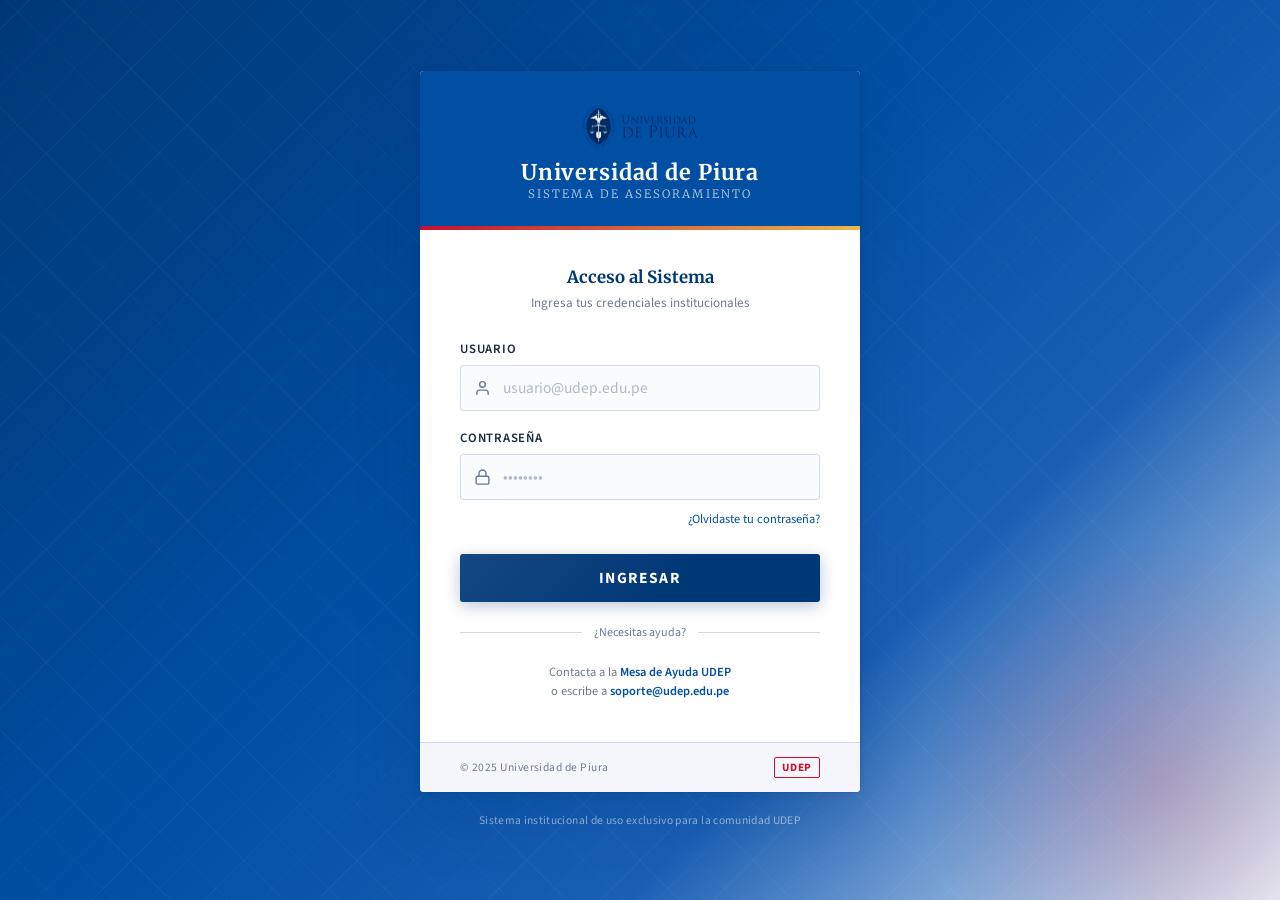
<file: index.html>
<!DOCTYPE html>
<html lang="en">
<head>
    <meta charset="UTF-8">
    <meta name="viewport" content="width=device-width, initial-scale=1.0">
    <title>Asesoramiento</title>
    <link href="https://fonts.googleapis.com/css2?family=Merriweather:wght@300;400;700&family=Source+Sans+3:wght@300;400;600;700&display=swap" rel="stylesheet">
    <link rel="stylesheet" href="styles.css">
</head>
<body>

    
    <div class="bg-pattern"></div>

    <div class="card">

        <!-- Cabecera con logo UDEP -->
        <div class="card-header">
            <div class="logo-wrap">
                <img src="udeplogo.png" alt="Logo UDEP" class="logo">

                <div class="logo-text">
                    Universidad de Piura
                    <span>Sistema de Asesoramiento</span>
                </div>
            </div>
        </div>

        <!-- Cuerpo -->
        <div class="card-body">
            <p class="section-title">Acceso al Sistema</p>
            <p class="section-subtitle">Ingresa tus credenciales institucionales</p>

            <form onsubmit="return false;">

                <div class="field">
                    <label for="name">Usuario</label>
                    <div class="input-wrap">
                        <input type="text" id="name" placeholder="usuario@udep.edu.pe" autocomplete="username" required>
                        <svg width="17" height="17" viewBox="0 0 24 24" fill="none" stroke="currentColor" stroke-width="2" stroke-linecap="round" stroke-linejoin="round">
                            <path d="M20 21v-2a4 4 0 0 0-4-4H8a4 4 0 0 0-4 4v2"/>
                            <circle cx="12" cy="7" r="4"/>
                        </svg>
                    </div>
                </div>

                <div class="field">
                    <label for="password">Contraseña</label>
                    <div class="input-wrap">
                        <input type="password" id="password" placeholder="••••••••" autocomplete="current-password" required>
                        <svg width="17" height="17" viewBox="0 0 24 24" fill="none" stroke="currentColor" stroke-width="2" stroke-linecap="round" stroke-linejoin="round">
                            <rect x="3" y="11" width="18" height="11" rx="2" ry="2"/>
                            <path d="M7 11V7a5 5 0 0 1 10 0v4"/>
                        </svg>
                    </div>
                </div>

                <a href="#" class="forgot">¿Olvidaste tu contraseña?</a>

                <button type="submit" class="btn-login">Ingresar</button>

            </form>

            <div class="divider"><span>¿Necesitas ayuda?</span></div>

            <p class="help-text">
                Contacta a la <a href="#">Mesa de Ayuda UDEP</a><br>
                o escribe a <a href="mailto:soporte@udep.edu.pe">soporte@udep.edu.pe</a>
            </p>
        </div>

        <!-- Pie -->
        <div class="card-footer">
            <span class="footer-label">© 2025 Universidad de Piura</span>
            <span class="footer-badge">UDEP</span>
        </div>

    </div>

    <p class="copyright">Sistema institucional de uso exclusivo para la comunidad UDEP</p>

   
</body>
</html>
</file>
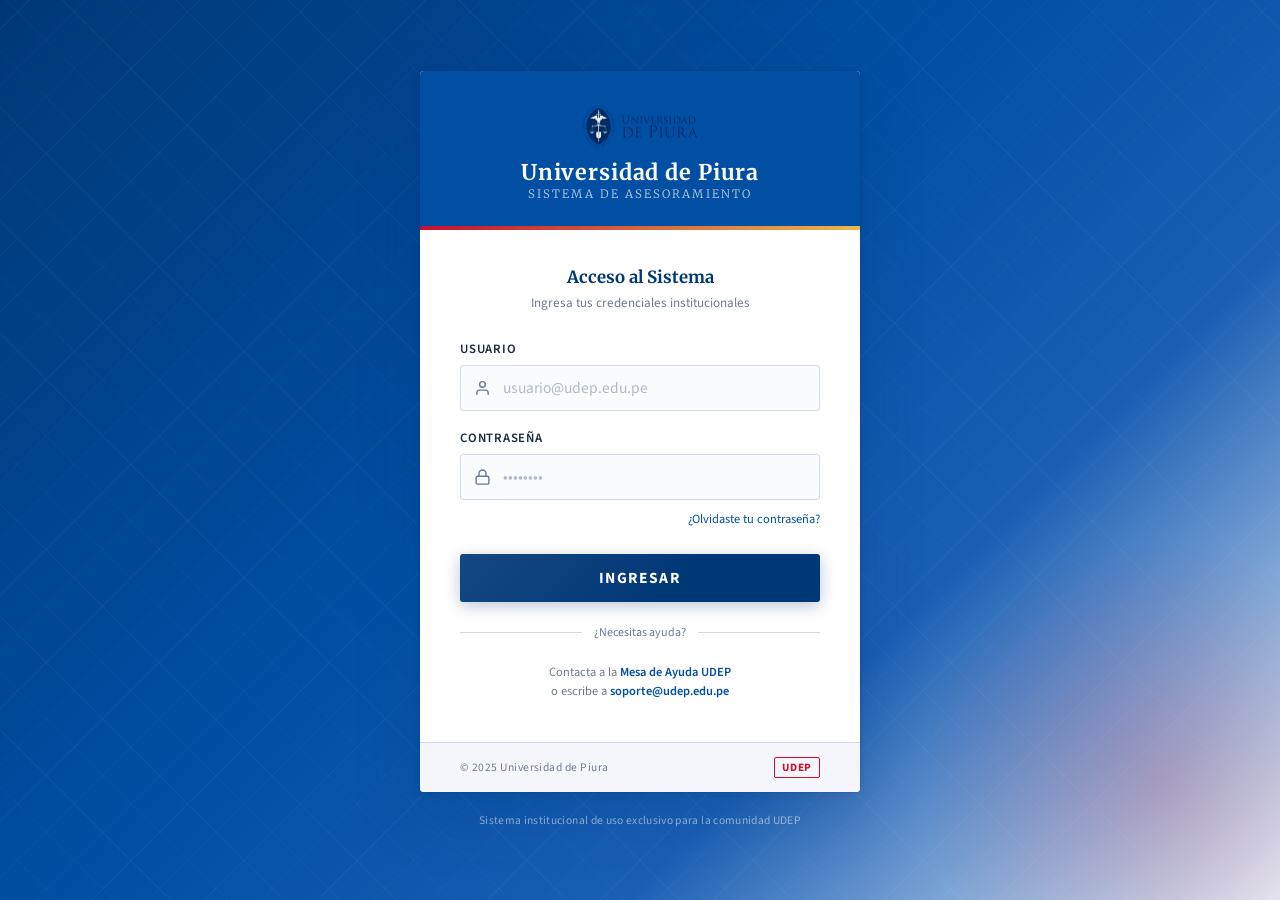
<file: templates/index.html>
<!DOCTYPE html>
<html lang="en">
<head>
    <meta charset="UTF-8">
    <meta name="viewport" content="width=device-width, initial-scale=1.0">
    <title>Asesoramiento</title>
    <link href="https://fonts.googleapis.com/css2?family=Merriweather:wght@300;400;700&family=Source+Sans+3:wght@300;400;600;700&display=swap" rel="stylesheet">
    <link rel="stylesheet" href="/static/styles.css">
</head>
<body>

    
    <div class="bg-pattern"></div>

    <div class="card">

        <!-- Cabecera con logo UDEP -->
        <div class="card-header">
            <div class="logo-wrap">
                <img src="/static/udeplogo.png" alt="Logo UDEP" class="logo">

                <div class="logo-text">
                    Universidad de Piura
                    <span>Sistema de Asesoramiento</span>
                </div>
            </div>
        </div>

        <!-- Cuerpo -->
        <div class="card-body">
            <p class="section-title">Acceso al Sistema</p>
            <p class="section-subtitle">Ingresa tus credenciales institucionales</p>

            <form onsubmit="return false;">

                <div class="field">
                    <label for="name">Usuario</label>
                    <div class="input-wrap">
                        <input type="text" id="name" placeholder="usuario@udep.edu.pe" autocomplete="username" required>
                        <svg width="17" height="17" viewBox="0 0 24 24" fill="none" stroke="currentColor" stroke-width="2" stroke-linecap="round" stroke-linejoin="round">
                            <path d="M20 21v-2a4 4 0 0 0-4-4H8a4 4 0 0 0-4 4v2"/>
                            <circle cx="12" cy="7" r="4"/>
                        </svg>
                    </div>
                </div>

                <div class="field">
                    <label for="password">Contraseña</label>
                    <div class="input-wrap">
                        <input type="password" id="password" placeholder="••••••••" autocomplete="current-password" required>
                        <svg width="17" height="17" viewBox="0 0 24 24" fill="none" stroke="currentColor" stroke-width="2" stroke-linecap="round" stroke-linejoin="round">
                            <rect x="3" y="11" width="18" height="11" rx="2" ry="2"/>
                            <path d="M7 11V7a5 5 0 0 1 10 0v4"/>
                        </svg>
                    </div>
                </div>

                <a href="#" class="forgot">¿Olvidaste tu contraseña?</a>

                <button type="submit" class="btn-login">Ingresar</button>

            </form>

            <div class="divider"><span>¿Necesitas ayuda?</span></div>

            <p class="help-text">
                Contacta a la <a href="#">Mesa de Ayuda UDEP</a><br>
                o escribe a <a href="mailto:soporte@udep.edu.pe">soporte@udep.edu.pe</a>
            </p>
        </div>

        <!-- Pie -->
        <div class="card-footer">
            <span class="footer-label">© 2025 Universidad de Piura</span>
            <span class="footer-badge">UDEP</span>
        </div>

    </div>

    <p class="copyright">Sistema institucional de uso exclusivo para la comunidad UDEP</p>
    <script src="/static/login.js"></script>
   
</body>
</html>
</file>
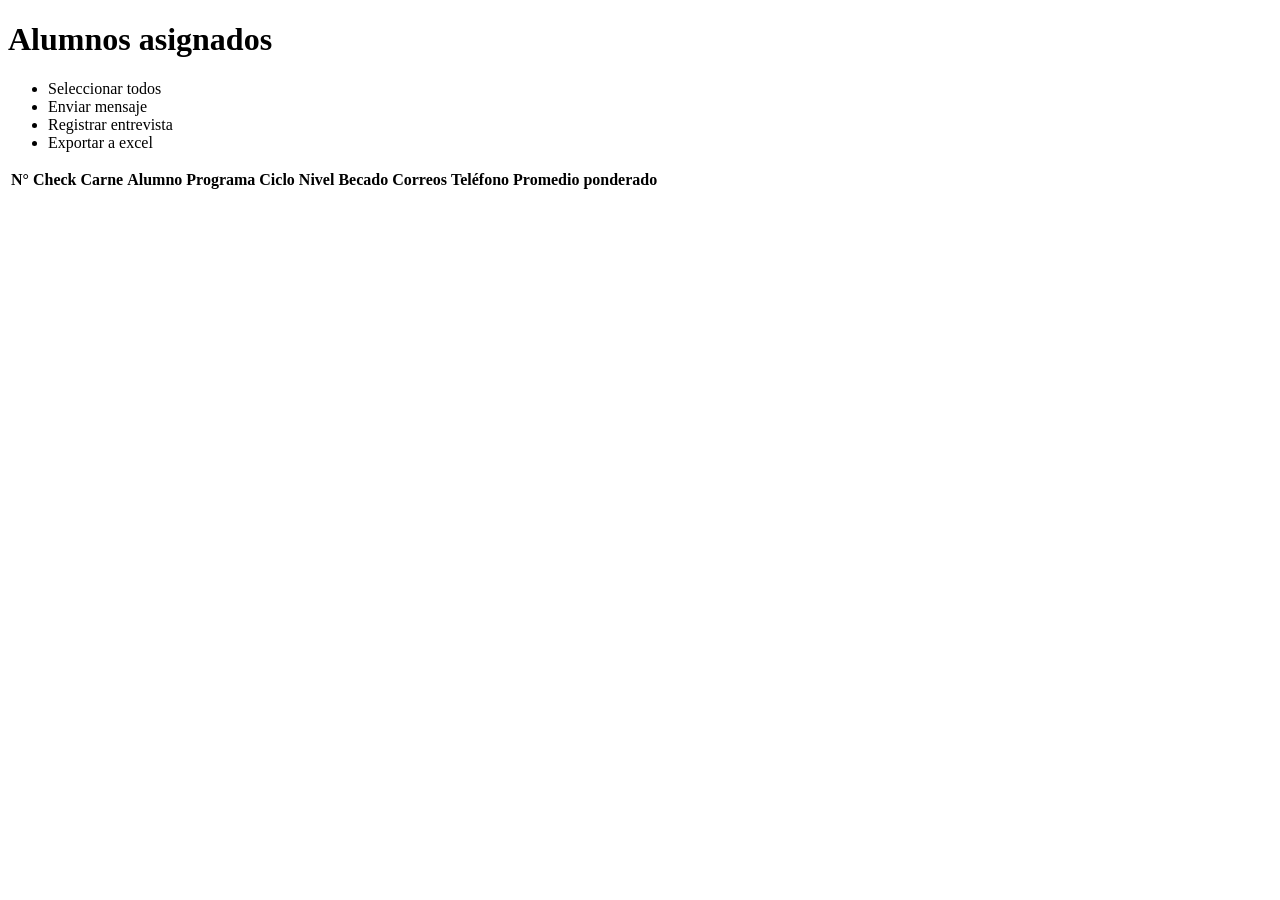
<file: console.html>
<!DOCTYPE html>
<html lang="en">
<head>
    <meta charset="UTF-8">
    <meta name="viewport" content="width=device-width, initial-scale=1.0">
    <title>Consola de asesorados</title>
</head>
<body>
    <div>
        <h1>Alumnos asignados</h1>
    </div>

    <div id="Opciones">
        <ul>
            <li>Seleccionar todos</li>
            <li>Enviar mensaje</li>
            <li>Registrar entrevista</li>
            <li>Exportar a excel</li>
        </ul>
    </div>

    <div>
        <table>
            <thead>
                <tr>
                    <th>N°</th>
                    <th>Check</th>
                    <th>Carne</th>
                    <th>Alumno</th>
                    <th>Programa</th>
                    <th>Ciclo</th>
                    <th>Nivel</th>
                    <th>Becado</th>
                    <th>Correos</th>
                    <th>Teléfono</th>
                    <th>Promedio ponderado</th>
                </tr>
            </thead>
        </table>
    </div>
</body>
</html>
</file>
<file: styles.css>
@import url('https://fonts.googleapis.com/css2?family=Merriweather:wght@300;400;700&family=Source+Sans+3:wght@300;400;600;700&display=swap');

 :root {
            --udep-blue:    #003876;
            --udep-blue-mid:#004fa3;
            --udep-red:     #c8102e;
            --udep-gold:    #e8b84b;
            --udep-light:   #f4f6fb;
            --udep-border:  #d0d8e8;
            --text-dark:    #1a2a40;
            --text-muted:   #6b7a96;
        }

        *, *::before, *::after { box-sizing: border-box; margin: 0; padding: 0; }

        body {
            font-family: 'Source Sans 3', sans-serif;
            background: var(--udep-light);
            min-height: 100vh;
            display: flex;
            flex-direction: column;
            align-items: center;
            justify-content: center;
            position: relative;
            overflow: hidden;
        }

        /* ── Fondo decorativo ── */
        body::before {
            content: '';
            position: fixed;
            inset: 0;
            background:
                linear-gradient(135deg, #003876 0%, #004fa3 45%, #1a5fb4 70%, #e8eff8 100%);
            z-index: 0;
        }

        body::after {
            content: '';
            position: fixed;
            bottom: -120px; right: -120px;
            width: 480px; height: 480px;
            border-radius: 50%;
            background: radial-gradient(circle, rgba(200,16,46,0.18) 0%, transparent 70%);
            z-index: 0;
        }

        /* Patrón geométrico sutil */
        .bg-pattern {
            position: fixed;
            inset: 0;
            z-index: 0;
            background-image:
                repeating-linear-gradient(
                    45deg,
                    rgba(255,255,255,0.03) 0px,
                    rgba(255,255,255,0.03) 1px,
                    transparent 1px,
                    transparent 40px
                ),
                repeating-linear-gradient(
                    -45deg,
                    rgba(255,255,255,0.03) 0px,
                    rgba(255,255,255,0.03) 1px,
                    transparent 1px,
                    transparent 40px
                );
        }

        .logo{
            width: 120px;
            height: auto;
        }

        /* ── Tarjeta principal ── */
        .card {
            position: relative;
            z-index: 1;
            width: min(440px, 94vw);
            background: #fff;
            border-radius: 4px;
            box-shadow:
                0 2px 8px rgba(0,0,0,0.08),
                0 24px 64px rgba(0,56,118,0.22),
                0 0 0 1px rgba(0,56,118,0.10);
            overflow: hidden;
            animation: slideUp .55s cubic-bezier(.22,1,.36,1) both;
        }

        @keyframes slideUp {
            from { opacity: 0; transform: translateY(28px); }
            to   { opacity: 1; transform: translateY(0); }
        }

        /* Banda superior con color UDEP */
        .card-header {
            background: var(--udep-blue-mid);
            padding: 32px 40px 28px;
            display: flex;
            flex-direction: column;
            align-items: center;
            gap: 16px;
            position: relative;
        }

        .card-header::after {
            content: '';
            position: absolute;
            bottom: 0; left: 0; right: 0;
            height: 4px;
            background: linear-gradient(90deg, var(--udep-red) 0%, var(--udep-gold) 100%);
        }

        /* Logo SVG inline (escudo simplificado + texto) */
        .logo-wrap {
            display: flex;
            flex-direction: column;
            align-items: center;
            gap: 10px;
        }

        .logo-shield {
            width: 60px;
            height: 68px;
            filter: drop-shadow(0 2px 6px rgba(0,0,0,0.3));
        }

        .logo-text {
            font-family: 'Merriweather', serif;
            color: #fff;
            font-size: 1.35rem;
            font-weight: 700;
            letter-spacing: .04em;
            text-align: center;
            line-height: 1.2;
        }

        .logo-text span {
            display: block;
            font-size: .72rem;
            font-weight: 300;
            letter-spacing: .18em;
            text-transform: uppercase;
            color: rgba(255,255,255,.75);
            margin-top: 2px;
        }

        /* ── Cuerpo del formulario ── */
        .card-body {
            padding: 36px 40px 40px;
        }

        .section-title {
            font-family: 'Merriweather', serif;
            font-size: 1.05rem;
            font-weight: 700;
            color: var(--udep-blue);
            text-align: center;
            margin-bottom: 6px;
        }

        .section-subtitle {
            font-size: .82rem;
            color: var(--text-muted);
            text-align: center;
            margin-bottom: 28px;
        }

        /* Grupos de campo */
        .field {
            margin-bottom: 18px;
        }

        .field label {
            display: block;
            font-size: .8rem;
            font-weight: 600;
            color: var(--text-dark);
            letter-spacing: .06em;
            text-transform: uppercase;
            margin-bottom: 7px;
        }

        .input-wrap {
            position: relative;
        }

        .input-wrap svg {
            position: absolute;
            left: 14px;
            top: 50%;
            transform: translateY(-50%);
            color: var(--text-muted);
            pointer-events: none;
            transition: color .2s;
        }

        .field input {
            width: 100%;
            padding: 11px 14px 11px 42px;
            border: 1.5px solid var(--udep-border);
            border-radius: 3px;
            font-family: 'Source Sans 3', sans-serif;
            font-size: .97rem;
            color: var(--text-dark);
            background: #fafbfd;
            transition: border-color .2s, box-shadow .2s, background .2s;
            outline: none;
        }

        .field input::placeholder { color: #b0bac8; }

        .field input:focus {
            border-color: var(--udep-blue-mid);
            background: #fff;
            box-shadow: 0 0 0 3px rgba(0,79,163,0.12);
        }

        .field input:focus + svg,
        .input-wrap:focus-within svg {
            color: var(--udep-blue-mid);
        }

        /* Ícono dentro del wrap (orden correcto) */
        .input-wrap input { order: 1; }
        .input-wrap svg   { order: 0; }

        /* Olvidé mi contraseña */
        .forgot {
            display: block;
            text-align: right;
            font-size: .78rem;
            color: var(--udep-blue-mid);
            text-decoration: none;
            margin-top: -8px;
            margin-bottom: 26px;
            transition: color .2s;
        }
        .forgot:hover { color: var(--udep-red); text-decoration: underline; }

        /* Botón */
        .btn-login {
            width: 100%;
            padding: 13px;
            background: var(--udep-blue);
            color: #fff;
            font-family: 'Source Sans 3', sans-serif;
            font-size: .97rem;
            font-weight: 700;
            letter-spacing: .08em;
            text-transform: uppercase;
            border: none;
            border-radius: 3px;
            cursor: pointer;
            position: relative;
            overflow: hidden;
            transition: background .25s, transform .15s, box-shadow .2s;
            box-shadow: 0 4px 16px rgba(0,56,118,0.28);
        }

        .btn-login::before {
            content: '';
            position: absolute;
            inset: 0;
            background: linear-gradient(135deg, rgba(255,255,255,0.08) 0%, transparent 60%);
        }

        .btn-login:hover {
            background: var(--udep-blue-mid);
            transform: translateY(-1px);
            box-shadow: 0 6px 22px rgba(0,56,118,0.35);
        }

        .btn-login:active {
            transform: translateY(0);
            box-shadow: 0 2px 8px rgba(0,56,118,0.2);
        }

        /* Separador */
        .divider {
            display: flex;
            align-items: center;
            gap: 12px;
            margin: 22px 0;
        }
        .divider::before,
        .divider::after {
            content: '';
            flex: 1;
            height: 1px;
            background: var(--udep-border);
        }
        .divider span {
            font-size: .75rem;
            color: var(--text-muted);
            white-space: nowrap;
        }

        /* Ayuda */
        .help-text {
            font-size: .78rem;
            color: var(--text-muted);
            text-align: center;
            line-height: 1.6;
        }
        .help-text a {
            color: var(--udep-blue-mid);
            text-decoration: none;
            font-weight: 600;
        }
        .help-text a:hover { color: var(--udep-red); }

        /* ── Pie de tarjeta ── */
        .card-footer {
            background: var(--udep-light);
            border-top: 1px solid var(--udep-border);
            padding: 14px 40px;
            display: flex;
            justify-content: space-between;
            align-items: center;
        }

        .footer-label {
            font-size: .72rem;
            color: var(--text-muted);
            letter-spacing: .04em;
        }

        .footer-badge {
            font-size: .7rem;
            font-weight: 700;
            color: var(--udep-red);
            letter-spacing: .06em;
            text-transform: uppercase;
            border: 1.5px solid var(--udep-red);
            border-radius: 2px;
            padding: 2px 7px;
        }

        /* ── Copyright ── */
        .copyright {
            position: relative;
            z-index: 1;
            margin-top: 20px;
            font-size: .72rem;
            color: rgba(255,255,255,.5);
            letter-spacing: .03em;
            text-align: center;
        }
</file>
<file: static/styles.css>
@import url('https://fonts.googleapis.com/css2?family=Merriweather:wght@300;400;700&family=Source+Sans+3:wght@300;400;600;700&display=swap');

 :root {
            --udep-blue:    #003876;
            --udep-blue-mid:#004fa3;
            --udep-red:     #c8102e;
            --udep-gold:    #e8b84b;
            --udep-light:   #f4f6fb;
            --udep-border:  #d0d8e8;
            --text-dark:    #1a2a40;
            --text-muted:   #6b7a96;
        }

        *, *::before, *::after { box-sizing: border-box; margin: 0; padding: 0; }

        body {
            font-family: 'Source Sans 3', sans-serif;
            background: var(--udep-light);
            min-height: 100vh;
            display: flex;
            flex-direction: column;
            align-items: center;
            justify-content: center;
            position: relative;
            overflow: hidden;
        }

        /* ── Fondo decorativo ── */
        body::before {
            content: '';
            position: fixed;
            inset: 0;
            background:
                linear-gradient(135deg, #003876 0%, #004fa3 45%, #1a5fb4 70%, #e8eff8 100%);
            z-index: 0;
        }

        body::after {
            content: '';
            position: fixed;
            bottom: -120px; right: -120px;
            width: 480px; height: 480px;
            border-radius: 50%;
            background: radial-gradient(circle, rgba(200,16,46,0.18) 0%, transparent 70%);
            z-index: 0;
        }

        /* Patrón geométrico sutil */
        .bg-pattern {
            position: fixed;
            inset: 0;
            z-index: 0;
            background-image:
                repeating-linear-gradient(
                    45deg,
                    rgba(255,255,255,0.03) 0px,
                    rgba(255,255,255,0.03) 1px,
                    transparent 1px,
                    transparent 40px
                ),
                repeating-linear-gradient(
                    -45deg,
                    rgba(255,255,255,0.03) 0px,
                    rgba(255,255,255,0.03) 1px,
                    transparent 1px,
                    transparent 40px
                );
        }

        .logo{
            width: 120px;
            height: auto;
        }

        /* ── Tarjeta principal ── */
        .card {
            position: relative;
            z-index: 1;
            width: min(440px, 94vw);
            background: #fff;
            border-radius: 4px;
            box-shadow:
                0 2px 8px rgba(0,0,0,0.08),
                0 24px 64px rgba(0,56,118,0.22),
                0 0 0 1px rgba(0,56,118,0.10);
            overflow: hidden;
            animation: slideUp .55s cubic-bezier(.22,1,.36,1) both;
        }

        @keyframes slideUp {
            from { opacity: 0; transform: translateY(28px); }
            to   { opacity: 1; transform: translateY(0); }
        }

        /* Banda superior con color UDEP */
        .card-header {
            background: var(--udep-blue-mid);
            padding: 32px 40px 28px;
            display: flex;
            flex-direction: column;
            align-items: center;
            gap: 16px;
            position: relative;
        }

        .card-header::after {
            content: '';
            position: absolute;
            bottom: 0; left: 0; right: 0;
            height: 4px;
            background: linear-gradient(90deg, var(--udep-red) 0%, var(--udep-gold) 100%);
        }

        /* Logo SVG inline (escudo simplificado + texto) */
        .logo-wrap {
            display: flex;
            flex-direction: column;
            align-items: center;
            gap: 10px;
        }

        .logo-shield {
            width: 60px;
            height: 68px;
            filter: drop-shadow(0 2px 6px rgba(0,0,0,0.3));
        }

        .logo-text {
            font-family: 'Merriweather', serif;
            color: #fff;
            font-size: 1.35rem;
            font-weight: 700;
            letter-spacing: .04em;
            text-align: center;
            line-height: 1.2;
        }

        .logo-text span {
            display: block;
            font-size: .72rem;
            font-weight: 300;
            letter-spacing: .18em;
            text-transform: uppercase;
            color: rgba(255,255,255,.75);
            margin-top: 2px;
        }

        /* ── Cuerpo del formulario ── */
        .card-body {
            padding: 36px 40px 40px;
        }

        .section-title {
            font-family: 'Merriweather', serif;
            font-size: 1.05rem;
            font-weight: 700;
            color: var(--udep-blue);
            text-align: center;
            margin-bottom: 6px;
        }

        .section-subtitle {
            font-size: .82rem;
            color: var(--text-muted);
            text-align: center;
            margin-bottom: 28px;
        }

        /* Grupos de campo */
        .field {
            margin-bottom: 18px;
        }

        .field label {
            display: block;
            font-size: .8rem;
            font-weight: 600;
            color: var(--text-dark);
            letter-spacing: .06em;
            text-transform: uppercase;
            margin-bottom: 7px;
        }

        .input-wrap {
            position: relative;
        }

        .input-wrap svg {
            position: absolute;
            left: 14px;
            top: 50%;
            transform: translateY(-50%);
            color: var(--text-muted);
            pointer-events: none;
            transition: color .2s;
        }

        .field input {
            width: 100%;
            padding: 11px 14px 11px 42px;
            border: 1.5px solid var(--udep-border);
            border-radius: 3px;
            font-family: 'Source Sans 3', sans-serif;
            font-size: .97rem;
            color: var(--text-dark);
            background: #fafbfd;
            transition: border-color .2s, box-shadow .2s, background .2s;
            outline: none;
        }

        .field input::placeholder { color: #b0bac8; }

        .field input:focus {
            border-color: var(--udep-blue-mid);
            background: #fff;
            box-shadow: 0 0 0 3px rgba(0,79,163,0.12);
        }

        .field input:focus + svg,
        .input-wrap:focus-within svg {
            color: var(--udep-blue-mid);
        }

        /* Ícono dentro del wrap (orden correcto) */
        .input-wrap input { order: 1; }
        .input-wrap svg   { order: 0; }

        /* Olvidé mi contraseña */
        .forgot {
            display: block;
            text-align: right;
            font-size: .78rem;
            color: var(--udep-blue-mid);
            text-decoration: none;
            margin-top: -8px;
            margin-bottom: 26px;
            transition: color .2s;
        }
        .forgot:hover { color: var(--udep-red); text-decoration: underline; }

        /* Botón */
        .btn-login {
            width: 100%;
            padding: 13px;
            background: var(--udep-blue);
            color: #fff;
            font-family: 'Source Sans 3', sans-serif;
            font-size: .97rem;
            font-weight: 700;
            letter-spacing: .08em;
            text-transform: uppercase;
            border: none;
            border-radius: 3px;
            cursor: pointer;
            position: relative;
            overflow: hidden;
            transition: background .25s, transform .15s, box-shadow .2s;
            box-shadow: 0 4px 16px rgba(0,56,118,0.28);
        }

        .btn-login::before {
            content: '';
            position: absolute;
            inset: 0;
            background: linear-gradient(135deg, rgba(255,255,255,0.08) 0%, transparent 60%);
        }

        .btn-login:hover {
            background: var(--udep-blue-mid);
            transform: translateY(-1px);
            box-shadow: 0 6px 22px rgba(0,56,118,0.35);
        }

        .btn-login:active {
            transform: translateY(0);
            box-shadow: 0 2px 8px rgba(0,56,118,0.2);
        }

        /* Separador */
        .divider {
            display: flex;
            align-items: center;
            gap: 12px;
            margin: 22px 0;
        }
        .divider::before,
        .divider::after {
            content: '';
            flex: 1;
            height: 1px;
            background: var(--udep-border);
        }
        .divider span {
            font-size: .75rem;
            color: var(--text-muted);
            white-space: nowrap;
        }

        /* Ayuda */
        .help-text {
            font-size: .78rem;
            color: var(--text-muted);
            text-align: center;
            line-height: 1.6;
        }
        .help-text a {
            color: var(--udep-blue-mid);
            text-decoration: none;
            font-weight: 600;
        }
        .help-text a:hover { color: var(--udep-red); }

        /* ── Pie de tarjeta ── */
        .card-footer {
            background: var(--udep-light);
            border-top: 1px solid var(--udep-border);
            padding: 14px 40px;
            display: flex;
            justify-content: space-between;
            align-items: center;
        }

        .footer-label {
            font-size: .72rem;
            color: var(--text-muted);
            letter-spacing: .04em;
        }

        .footer-badge {
            font-size: .7rem;
            font-weight: 700;
            color: var(--udep-red);
            letter-spacing: .06em;
            text-transform: uppercase;
            border: 1.5px solid var(--udep-red);
            border-radius: 2px;
            padding: 2px 7px;
        }

        /* ── Copyright ── */
        .copyright {
            position: relative;
            z-index: 1;
            margin-top: 20px;
            font-size: .72rem;
            color: rgba(255,255,255,.5);
            letter-spacing: .03em;
            text-align: center;
        }

/* ============================================================
   TABLA PAGE — Consola de Asesorados
   ============================================================ */

/* Página de tabla: fondo claro sin degradado de login */
body.tabla-page {
    background: var(--udep-light);
    display: block;
    overflow: auto;
}
body.tabla-page::before,
body.tabla-page::after,
body.tabla-page .bg-pattern {
    display: none;
}

/* ── Navbar ── */
.tb-navbar {
    background: var(--udep-blue);
    color: #fff;
    display: flex;
    align-items: center;
    justify-content: space-between;
    padding: 0 32px;
    height: 62px;
    box-shadow: 0 2px 10px rgba(0,0,0,0.18);
    position: sticky;
    top: 0;
    z-index: 100;
}

.tb-navbar-brand {
    display: flex;
    align-items: center;
    gap: 14px;
}

.tb-logo-text {
    font-family: 'Merriweather', serif;
    font-size: 1rem;
    font-weight: 700;
    color: #fff;
    letter-spacing: .04em;
    line-height: 1.2;
}
.tb-logo-text span {
    display: block;
    font-size: .68rem;
    font-weight: 300;
    letter-spacing: .15em;
    text-transform: uppercase;
    color: rgba(255,255,255,.72);
    margin-top: 1px;
}

.tb-navbar-right {
    display: flex;
    align-items: center;
    gap: 16px;
}

.tb-user-badge {
    font-size: .82rem;
    color: rgba(255,255,255,.85);
    background: rgba(255,255,255,.12);
    border-radius: 20px;
    padding: 4px 14px;
    max-width: 280px;
    overflow: hidden;
    text-overflow: ellipsis;
    white-space: nowrap;
}

.tb-btn-logout {
    font-family: 'Source Sans 3', sans-serif;
    font-size: .8rem;
    font-weight: 600;
    color: rgba(255,255,255,.85);
    text-decoration: none;
    border: 1.5px solid rgba(255,255,255,.35);
    border-radius: 3px;
    padding: 5px 14px;
    transition: background .2s, color .2s;
}
.tb-btn-logout:hover {
    background: rgba(255,255,255,.15);
    color: #fff;
}

/* ── Contenido principal ── */
.tb-main {
    max-width: 1280px;
    margin: 0 auto;
    padding: 32px 28px 60px;
}

/* ── Encabezado de página ── */
.tb-page-header {
    display: flex;
    align-items: flex-start;
    justify-content: space-between;
    margin-bottom: 24px;
    flex-wrap: wrap;
    gap: 16px;
}

.tb-title {
    font-family: 'Merriweather', serif;
    font-size: 1.35rem;
    font-weight: 700;
    color: var(--udep-blue);
    margin-bottom: 4px;
}

.tb-subtitle {
    font-size: .85rem;
    color: var(--text-muted);
}

/* ── Botón Exportar Excel ── */
.tb-btn-excel {
    display: inline-flex;
    align-items: center;
    gap: 8px;
    background: #1a7a3c;
    color: #fff;
    font-family: 'Source Sans 3', sans-serif;
    font-size: .88rem;
    font-weight: 600;
    border: none;
    border-radius: 4px;
    padding: 10px 20px;
    cursor: pointer;
    transition: background .2s, transform .15s, box-shadow .2s;
    box-shadow: 0 3px 12px rgba(26,122,60,0.3);
    white-space: nowrap;
}
.tb-btn-excel:hover:not(:disabled) {
    background: #155f2e;
    transform: translateY(-1px);
    box-shadow: 0 5px 16px rgba(26,122,60,0.4);
}
.tb-btn-excel:disabled {
    opacity: .5;
    cursor: not-allowed;
}

/* ── Estado (cargando / error) ── */
.tb-estado {
    display: flex;
    align-items: center;
    gap: 12px;
    padding: 28px 20px;
    font-size: .92rem;
    color: var(--text-muted);
}

.tb-estado--error {
    color: var(--udep-red);
}

.tb-spinner {
    width: 22px;
    height: 22px;
    border: 3px solid rgba(0,56,118,0.2);
    border-top-color: var(--udep-blue-mid);
    border-radius: 50%;
    animation: spin .75s linear infinite;
    flex-shrink: 0;
}

@keyframes spin {
    to { transform: rotate(360deg); }
}

/* ── Wrapper con scroll horizontal ── */
.tb-table-wrap {
    background: #fff;
    border-radius: 6px;
    box-shadow:
        0 1px 4px rgba(0,0,0,0.06),
        0 8px 28px rgba(0,56,118,0.10);
    overflow-x: auto;
    border: 1px solid var(--udep-border);
}

/* ── Tabla ── */
.tb-table {
    width: 100%;
    border-collapse: collapse;
    font-size: .88rem;
    font-family: 'Source Sans 3', sans-serif;
}

.tb-table thead tr {
    background: var(--udep-blue);
    color: #fff;
}

.tb-table thead th {
    padding: 13px 16px;
    text-align: left;
    font-weight: 600;
    font-size: .78rem;
    letter-spacing: .07em;
    text-transform: uppercase;
    white-space: nowrap;
    border-bottom: 3px solid var(--udep-red);
}

.tb-table thead th.th-sortable {
    cursor: pointer;
    user-select: none;
    position: relative;
    padding-right: 28px;
}

.tb-table thead th.th-sortable::after {
    content: '\2195';
    position: absolute;
    right: 10px;
    top: 50%;
    transform: translateY(-50%);
    font-size: .72rem;
    opacity: .55;
}

.tb-table thead th.th-sortable.is-sorted::after {
    opacity: 1;
}

.tb-table thead th.th-sortable.is-asc::after {
    content: '\2191';
}

.tb-table thead th.th-sortable.is-desc::after {
    content: '\2193';
}

.tb-table tbody tr {
    border-bottom: 1px solid #edf0f6;
    transition: background .15s;
}

.tb-table tbody tr:last-child {
    border-bottom: none;
}

.tb-table tbody tr:hover {
    background: #f0f4fb;
}

.tb-table tbody tr:nth-child(even) {
    background: #f7f9fd;
}
.tb-table tbody tr:nth-child(even):hover {
    background: #e8eef8;
}

.tb-table td {
    padding: 11px 16px;
    color: var(--text-dark);
    white-space: nowrap;
    max-height: 46px;
}

.tb-table td.col-contacto {
    max-width: 320px;
    overflow: hidden;
    text-overflow: ellipsis;
}

.contact-preview {
    display: flex;
    align-items: center;
    gap: 8px;
    min-width: 0;
}

.contact-preview-value {
    color: var(--text-dark);
    text-decoration: none;
    font-size: .88rem;
    font-weight: 600;
    overflow: hidden;
    text-overflow: ellipsis;
    white-space: nowrap;
    min-width: 0;
    flex: 1;
}

.contact-preview-trigger {
    border: none;
    background: transparent;
    text-align: left;
    cursor: pointer;
    padding: 0;
    font-family: inherit;
}

.contact-preview-value:hover {
    color: var(--udep-blue-mid);
}

.contact-more-btn {
    border: none;
    background: #e7eef9;
    color: var(--udep-blue-mid);
    border-radius: 999px;
    padding: 3px 8px;
    font-size: .68rem;
    font-weight: 700;
    cursor: pointer;
    flex-shrink: 0;
}

.contact-more-btn:hover {
    background: #dbe7fa;
}

body.overlay-open {
    overflow: hidden;
}

.contact-overlay {
    position: fixed;
    inset: 0;
    z-index: 1200;
    display: none;
    place-items: center;
}

.contact-overlay.is-open {
    display: grid;
}

.contact-overlay-backdrop {
    position: absolute;
    inset: 0;
    background: rgba(8, 19, 41, 0.44);
    backdrop-filter: blur(1.5px);
}

.contact-overlay-panel {
    position: relative;
    width: min(760px, calc(100vw - 28px));
    max-height: min(82vh, 760px);
    border-radius: 14px;
    background: #fff;
    border: 1px solid #d9e2f0;
    box-shadow: 0 28px 70px rgba(0, 38, 86, 0.28);
    overflow: hidden;
    animation: overlayIn .18s ease;
}

.contact-overlay-header {
    display: flex;
    align-items: center;
    justify-content: space-between;
    gap: 16px;
    padding: 14px 18px;
    border-bottom: 1px solid #e7edf7;
    background: #f8fafd;
}

.contact-overlay-header h3 {
    font-family: 'Merriweather', serif;
    font-size: 1rem;
    color: var(--udep-blue);
}

.contact-overlay-close {
    border: none;
    background: #e9effa;
    color: var(--udep-blue);
    width: 30px;
    height: 30px;
    border-radius: 50%;
    font-size: 1.2rem;
    line-height: 1;
    cursor: pointer;
}

.contact-overlay-list {
    padding: 16px 18px 18px;
    overflow-y: auto;
    display: grid;
    gap: 10px;
}

.contact-card {
    display: grid;
    gap: 7px;
    padding: 10px 12px;
    border: 1px solid #d8e1f0;
    border-radius: 10px;
    background: linear-gradient(180deg, rgba(255,255,255,0.98) 0%, rgba(244,247,252,0.96) 100%);
}

.contact-card-header {
    display: flex;
    align-items: center;
    justify-content: space-between;
    gap: 8px;
    flex-wrap: wrap;
}

.contact-card-kind {
    font-size: .66rem;
    font-weight: 700;
    letter-spacing: .08em;
    text-transform: uppercase;
    color: var(--udep-blue-mid);
}

.contact-card-value {
    color: var(--text-dark);
    text-decoration: none;
    font-size: .9rem;
    font-weight: 600;
    line-height: 1.35;
    word-break: break-word;
}

.contact-card-value:hover {
    color: var(--udep-blue-mid);
}

.contact-card-meta {
    display: flex;
    flex-wrap: wrap;
    gap: 6px;
}

.contact-chip {
    display: inline-flex;
    align-items: center;
    border-radius: 999px;
    padding: 3px 8px;
    font-size: .68rem;
    font-weight: 700;
    letter-spacing: .03em;
    line-height: 1.2;
}

.contact-chip--tipo {
    background: #e7eef9;
    color: var(--udep-blue);
}

.contact-chip--estado {
    background: #eef4ea;
    color: #2f6b2f;
}

.contact-chip--estado-secundario {
    background: #f5efe3;
    color: #8a5a00;
}

.contact-chip--estado-neutro {
    background: #eef1f5;
    color: #52647d;
}

@keyframes overlayIn {
    from {
        opacity: 0;
        transform: translateY(8px) scale(0.99);
    }
    to {
        opacity: 1;
        transform: translateY(0) scale(1);
    }
}

/* Columna N° */
.col-num {
    text-align: center;
    color: var(--text-muted);
    font-size: .8rem;
    width: 46px;
    min-width: 46px;
}

/* Badge de atributo */
.col-badge {
    font-size: .78rem;
    font-weight: 600;
    color: var(--udep-blue-mid);
}

@media (max-width: 900px) {
    .tb-table td.col-contacto {
        max-width: 250px;
    }

    .contact-overlay-panel {
        width: calc(100vw - 18px);
        max-height: 86vh;
    }
}
</file>
